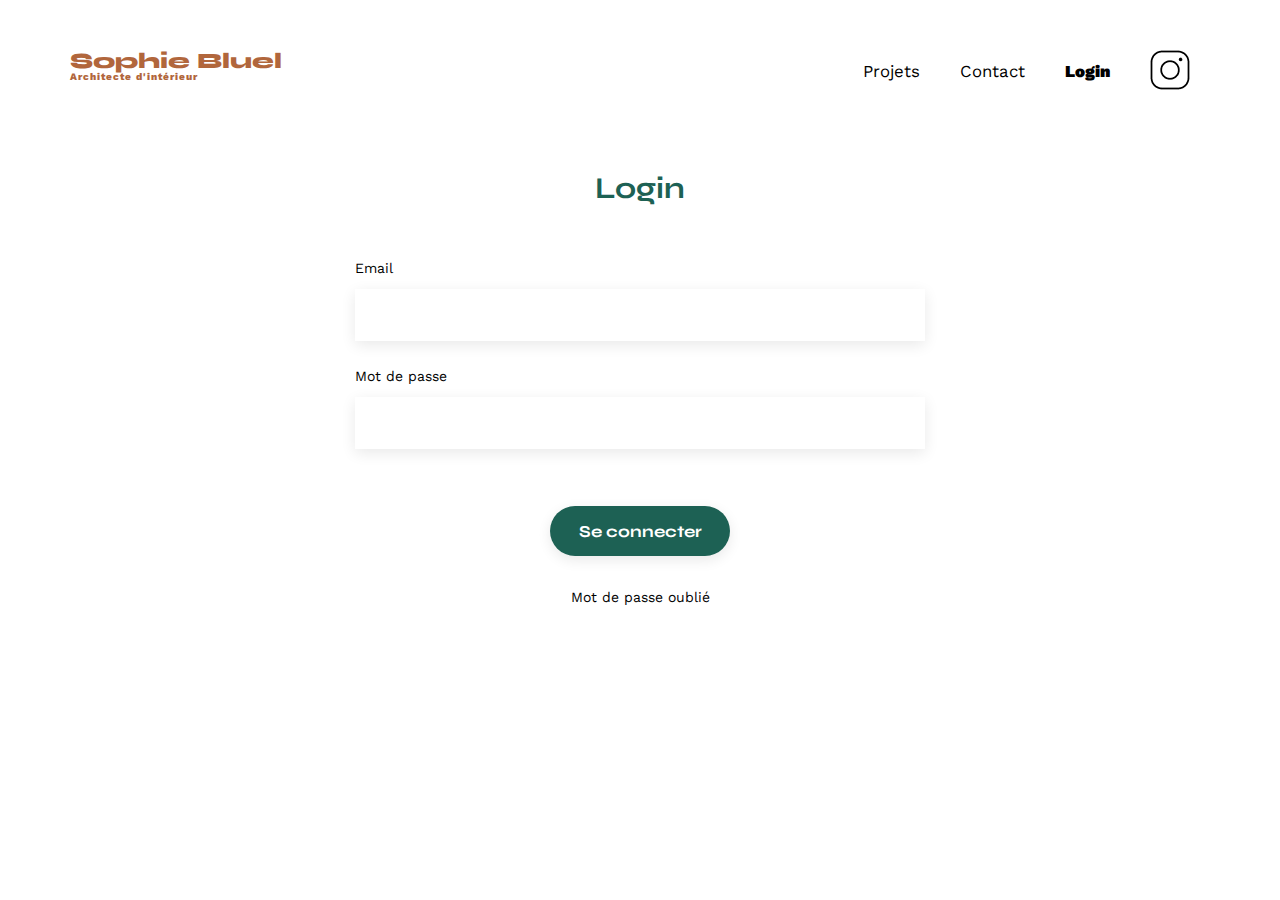
<file: login.html>
<!DOCTYPE html>
<html lang="fr">

<head>
	<meta charset="UTF-8">
	<title>Sophie Bluel - Login</title>
	<meta name="viewport" content="width=device-width, initial-scale=1.0">
	<link rel="preconnect" href="https://fonts.googleapis.com">
	<link rel="preconnect" href="https://fonts.gstatic.com" crossorigin>
	<link href="https://fonts.googleapis.com/css2?family=Syne:wght@700;800&family=Work+Sans&display=swap"
		rel="stylesheet">
	<meta name="description" content="">
	<link rel="stylesheet" href="./assets/style.css">
    <link rel="stylesheet" href="./assets/login.css">
</head>

<body>

	<header>

		<h1>Sophie Bluel <span>Architecte d'intérieur</span></h1>
		<nav>
			<ul>
                <li><a href="index.html#portfolio">Projets</a></li>
				<li><a href="index.html#contact">Contact</a></li>
				<li><a href="login.html" class="login">Login</a></li>
				<li><a href="#"><img src="./assets/icons/instagram.png" alt="Instagram"></a></li>
			</ul>
		</nav>

	</header>

    <main>

        <section id="login">
			<h2>Login</h2>
			<form class="form" action="#" method="post">
                <label for="email">Email</label>
				<input type="email" name="email" id="email" required>
				<label for="mot-de-passe">Mot de passe</label>
				<input type="password" name="mot-de-passe" id="mot-de-passe" required>
				<p class="erreur-login">Erreur dans l’identifiant ou le mot de passe</p>
				<input class="btn-login" type="submit" value="Se connecter">
			</form>
            <p>Mot de passe oublié</p>
		</section>

    </main>
<script type="module" src="login.js"></script>
</body>
</file>
<file: assets/login.css>
body {
	max-width: 1140px;
	margin:auto;
}

#login {
	width: 50%;
	margin: auto;
}

#login > * {
	text-align: center;

}

#login h2 {
	margin-top: 80px;
	margin-bottom: 20px;
}

#login form {
	text-align: left;
	margin-top:30px;
	display: flex;
	flex-direction: column;
}

#login input {
	height: 50px;
	font-size: 1.2em;
	border: none;
	box-shadow: 0px 4px 14px rgba(0, 0, 0, 0.09);
}

#login label {
	margin: 2em 0 1em 0;
}

.login {
	font-weight:900;
}

.erreur-login {
	visibility: hidden;
	color: rgb(238, 89, 89);
	text-align: center;
	margin-top: 10px;
}

.btn-login {
	font-family: 'Syne';
	font-weight: 700;
	color: white;
	background-color: #1D6154;
	margin : 2em auto ;
	width: 180px;
	text-align: center;
	border-radius: 60px ;
	cursor: pointer;
}
</file>
<file: FrontEnd/assets/login.css>
body {
	max-width: 1140px;
	margin:auto;
}

#login {
	width: 50%;
	margin: auto;
}

#login > * {
	text-align: center;

}

#login h2 {
	margin-top: 80px;
	margin-bottom: 20px;
}

#login form {
	text-align: left;
	margin-top:30px;
	display: flex;
	flex-direction: column;
}

#login input {
	height: 50px;
	font-size: 1.2em;
	border: none;
	box-shadow: 0px 4px 14px rgba(0, 0, 0, 0.09);
}

#login label {
	margin: 2em 0 1em 0;
}

.login {
	font-weight:900;
}

.erreur-login {
	visibility: hidden;
	color: rgb(238, 89, 89);
	text-align: center;
	margin-top: 10px;
}

.btn-login {
	font-family: 'Syne';
	font-weight: 700;
	color: white;
	background-color: #1D6154;
	margin : 2em auto ;
	width: 180px;
	text-align: center;
	border-radius: 60px ;
	cursor: pointer;
}
</file>
<file: assets/style.css>
/* http://meyerweb.com/eric/tools/css/reset/
   v2.0 | 20110126
   License: none (public domain)
*/

html, body, div, span, applet, object, iframe,
h1, h2, h3, h4, h5, h6, p, blockquote, pre,
a, abbr, acronym, address, big, cite, code,
del, dfn, em, img, ins, kbd, q, s, samp,
small, strike, strong, sub, sup, tt, var,
b, u, i, center,
dl, dt, dd, ol, ul, li,
fieldset, form, label, legend,
table, caption, tbody, tfoot, thead, tr, th, td,
article, aside, canvas, details, embed,
figure, figcaption, footer, header, hgroup,
menu, nav, output, ruby, section, summary,
time, mark, audio, video {
	margin: 0;
	padding: 0;
	border: 0;
	font-size: 100%;
	font: inherit;
	vertical-align: baseline;
}
/* HTML5 display-role reset for older browsers */
article, aside, details, figcaption, figure,
footer, header, hgroup, menu, nav, section {
	display: block;
}

body {
	line-height: 1;
}

ol, ul {
	list-style: none;
}

blockquote, q {
	quotes: none;
}

blockquote:before, blockquote:after,
q:before, q:after {
	content: '';
	content: none;
}

table {
	border-collapse: collapse;
	border-spacing: 0;
}
/** end reset css**/
body {
	font-family: 'Work Sans' ;
	font-size: 14px;
}

#main {
	max-width: 1140px;
	margin:auto;
}

header {
	display: flex;
	justify-content: space-between;
	margin: 50px 0
}

section {
	margin: 50px 0
}

h1 {
	display: flex;
	flex-direction: column;
	font-family: 'Syne';
	font-size: 22px;
	font-weight: 800;
	color: #B1663C
}

h1 > span {
	font-family: 'Work Sans';
	font-size:10px;
	letter-spacing: 0.1em;
}

h2 {
	font-family: 'Syne';
	font-weight: 700;
	font-size: 30px;
	color: #1D6154
}

nav ul {
	display: flex;
	align-items: center;
	list-style-type: none;
}

nav li {
	padding: 0 20px;
	font-size: 1.2em;
}

button {
	cursor: pointer;
}

a {
	color:black;
	text-decoration: none;
}

li:hover a {
	color: #B1663C;
}

#introduction {
	display: flex;
	align-items: center;
	margin-bottom: 5px;
}

#introduction figure {
	flex: 1
}

#introduction img {
	display: block;
	margin: auto;
	width: 80%;
}

#introduction article {
	flex: 1
}

#introduction h2 {
	margin-bottom: 1em;
}

#introduction p {
	margin-bottom: 0.5em;
}

#portfolio {
	margin-top: 100px;
}

#portfolio h2 {
	text-align: center;
}

.filtres {
	display: flex;
	flex-direction:row;
	justify-content: center;
	gap: 20px;
	margin-bottom: 50px;
}

.filtres button {
	margin-top: 30px;
	padding: 10px 20px;
	border : 1px solid #1D6154;
	border-radius: 60px;
	background-color: white;
	font-family: 'Syne';
	font-size: 16px;
	font-weight: 700;
	color:#1D6154;
	cursor: pointer;
}

.filtres button:focus {
	background-color: #1D6154;
	color: white;
}

.gallery {
	width: 100%;
	display: grid;
	grid-template-columns: 1fr 1fr 1fr;
	grid-column-gap: 20px;
	grid-row-gap: 20px;
}

.gallery img {
	width: 100%;
}

#contact {
	width: 50%;
margin: auto;
}

#contact > * {
	text-align: center;
}

#contact h2{
	margin-bottom: 20px;
}

#contact form {
	text-align: left;
	margin-top:30px;
	display: flex;
	flex-direction: column;
}

#contact input {
	height: 50px;
	font-size: 1.2em;
	border: none;
	box-shadow: 0px 4px 14px rgba(0, 0, 0, 0.09);
}

#contact label {
	margin: 2em 0 1em 0;
}

#contact textarea {
	border: none;
	box-shadow: 0px 4px 14px rgba(0, 0, 0, 0.09);
}

.btn-contact {
	font-family: 'Syne';
	font-weight: 700;
	color: white;
	background-color: #1D6154;
	margin : 2em auto ;
	width: 180px;
	text-align: center;
	border-radius: 60px ;
	cursor: pointer;
}

footer nav ul {
	display: flex;
	justify-content: flex-end;
	margin: 2em
}

.mode-edition {
	display:flex;
	flex-direction: row;
	justify-content: center;
	gap: 20px;
	background-color: black;
	padding: 10px;
	font-family: 'Work Sans';
}

.mode-edition i {
	color: white;
	padding-top: 8px;
}

.mode-edition-p {
	color: white;
	border: none;
	background-color: black;
	font-family: 'Work Sans';
	padding: 8px;
}

.mode-edition-b2 {
	border-style: none;
	background-color: white;
	border: 1px solid white;
	border-radius: 25px;
	padding: 8px 13px;
	font-family: 'Work Sans';
	font-size: 12px;
}

.modifier-photo {
	padding-left: 60px;
}

.titre-projets {
	display:flex;
	flex-direction: row;
	justify-content: center;
	gap: 30px;
	margin-bottom: 30px;
}

.modifier-projets {
	cursor: pointer;
}

.modifier-projets i {
	padding-top: 10px;
}
	
.modifier-photo button {
	border-style: none;
	font-family: 'Work Sans';
	background-color: white;
}

.log {
	display:none;
}

.open-modal {
	padding-top: 10px;
	padding-left: 5px;
}

.modal {
	position: fixed;
	display: flex;
	justify-content: center;
	align-items: center;
	top: 0;
	left: 0;
	height: 100%;
	width: 100%;
	background: rgba(0, 0, 0, 0.3);
}

.modal-wrapper {
	padding: 30px;
	width: 550px;
	height: 630px;
	max-width: clac(100vw - 20px);
	max-height: clac(100vh - 20px);
	background-color: white;
	overflow: auto;
	border-radius: 5px;
}

.gallery-modal {
	display: grid;
	grid-template-columns: 1fr 1fr 1fr 1fr 1fr;
	justify-content:space-around;
	grid-column-gap: 5px;
	grid-row-gap: 5px;
	width: 400px;
	margin:auto;
	margin-top: 10px;
	margin-bottom: 30px;
}

.gallery-modal img {
	width: 100%;
}

aside h3 {
	text-align: center;
	font-size: 25px;
}

.js-modal-close {
	border: none;
	background-color: white;
	font-size: 20px;
}

#modal-v1 .btn-x {
	text-align: end;
	margin-bottom: 10px;
}

#modal-v3 .btn-x {
	text-align: end;
	margin-bottom: 20px;
}

#modal-v3 h3 {
	color:#1D6154;
}

.btn-retour-x {
	display:flex;
	justify-content: space-between;
	margin-bottom: 20px;
}

.btn-ajout {
	font-family: 'Syne';
	font-weight: 700;
	color: white;
	background-color: #1D6154;
	margin : 2em auto ;
	width: 230px;
	height: 40px;
	text-align: center;
	border-radius: 60px ;
	border: none;
}

.btn-suppr {
	border:none;
	background-color: white;
	color: rgb(247, 79, 79);
	font-family: 'Syne';
}

.btn-modif-modal {
	display: flex;
	flex-direction: column;
	margin: auto;
	border-top: rgb(186, 183, 183) solid 1px;
	width: 400px;
}

.js-retour-modal1 {
	border: none;
	background-color: white;
	font-size: 18px;
}

*:focus {
	box-shadow: 0 0 10px rgb(129, 129, 170);
}

.fa-trash-can {
	position: relative;
    left: 78%;
    top: 13%;
    color: white;
    background-color: black;
    padding: 3px;
    font-size: 0.8em;
}

.modal-form {
	display: flex;
	flex-direction: column;
	justify-content: center;
	align-items: center;
	gap: 30px;
	margin: 30px;
}

#display-image {
	border: solid 1px #E8F1F6;
	background-color: #E8F1F6;
	width: 400px;
	height: 200px;
	background-position: center center;
	background-repeat: no-repeat;
	background-size: contain;	
}

#display-image i {
	color:#CBD6DC;
	font-size: 80px;
	position: relative;
	left: 155px;
	top: 20px;
}

#display-image p {
	color:#306685;
	font-size: 10px;
	text-align:center;
	position: relative;
	top: 60px;
}

#image {
	display: none;
}

#image + label {
	background-color: #CBD6DC;
	color:#306685;
	padding: 10px 30px;
	border-radius: 25px;
	position: relative;
	left: 35px;
	top: 50px;
	cursor: pointer;
}

.text-form {
	display: flex;
	flex-direction: column;
}

#title {
	background-color: white;
	border: white solid 1px;
	width: 400px;
	height: 40px;
	box-shadow: rgba(100, 100, 111, 0.2) 0px 7px 29px 0px;
}

#category {
	background-color: white;
	border: white solid 1px;
	width: 400px;
	height: 40px;
	box-shadow: rgba(100, 100, 111, 0.2) 0px 7px 29px 0px;
}

.btn-submit-modal {
	font-family: 'Syne';
	font-weight: 700;
	color: white;
	background-color: grey;
	margin: 0;
	width: 230px;
	height: 40px;
	text-align: center;
	border-radius: 60px ;
	border: none;
}

.erreur-form-modal {
	visibility: hidden;
	color: rgb(236, 92, 92);
	text-align: center;
}
</file>
